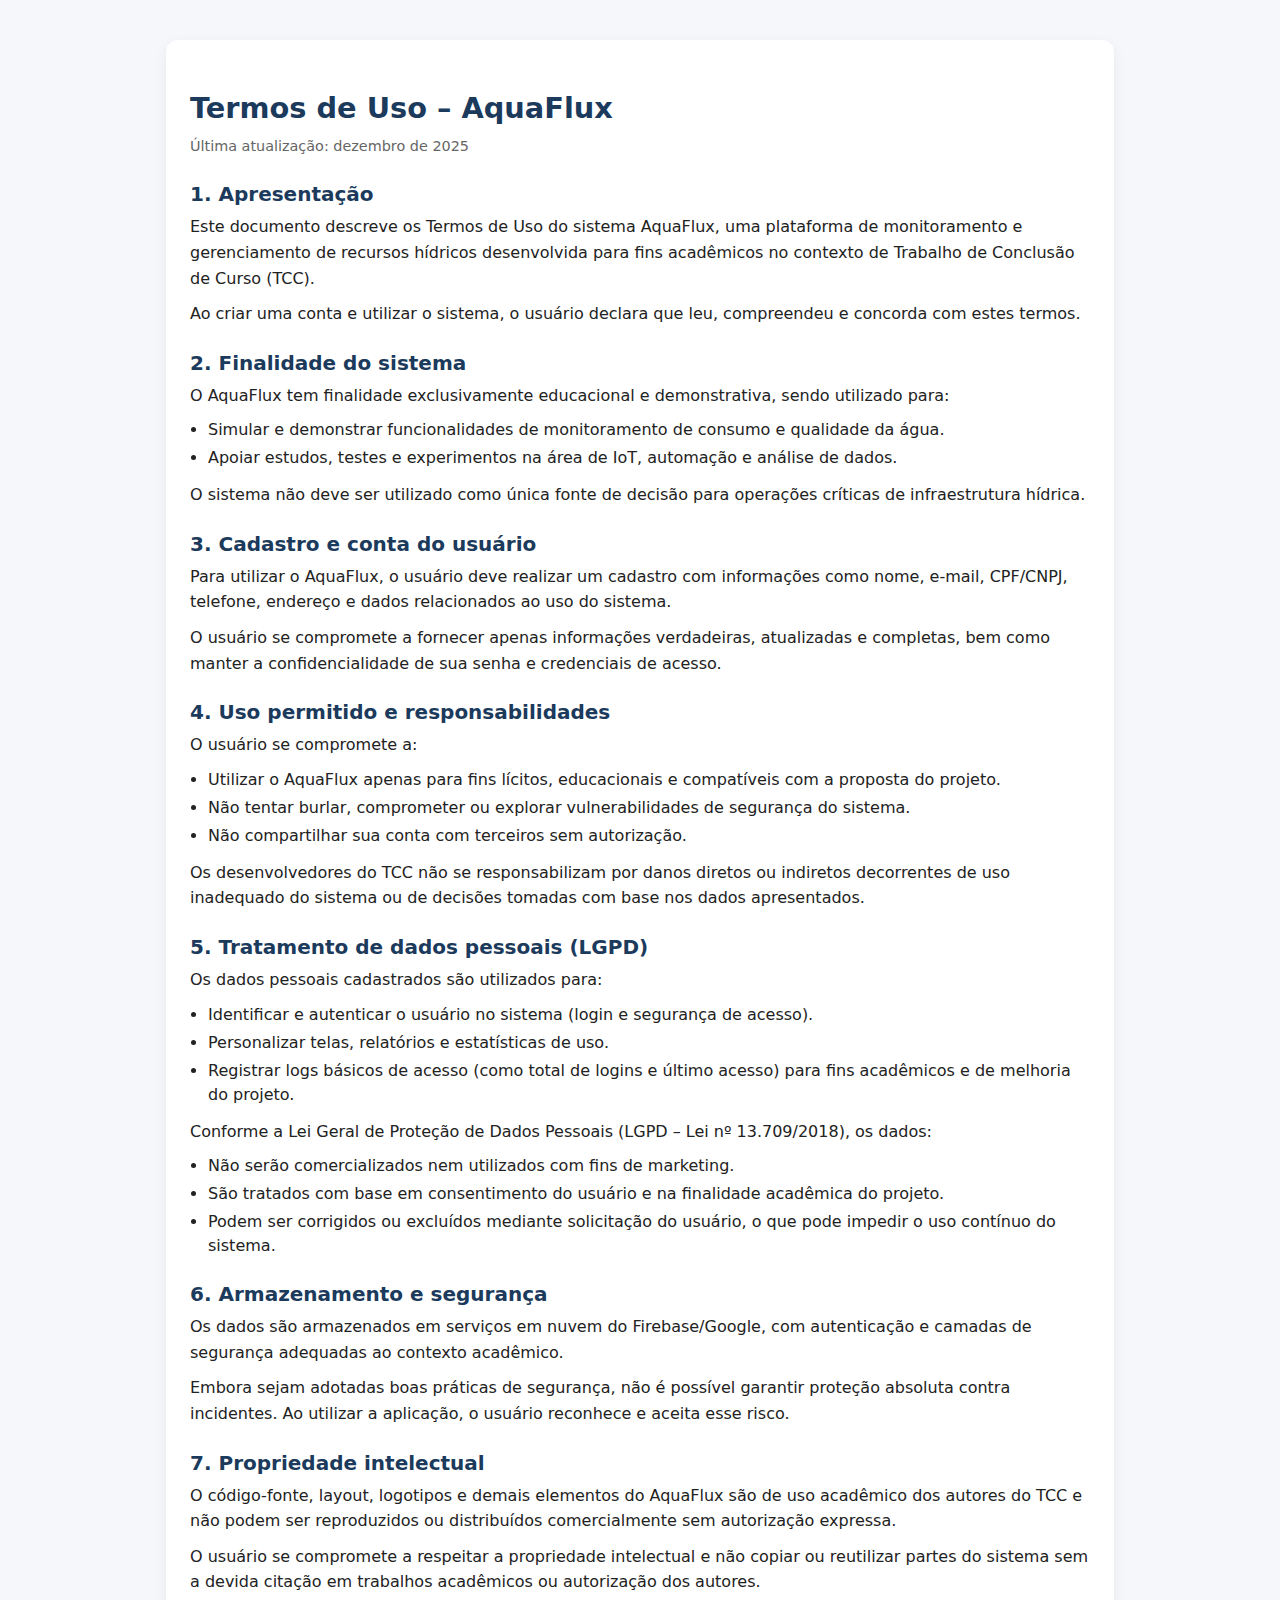
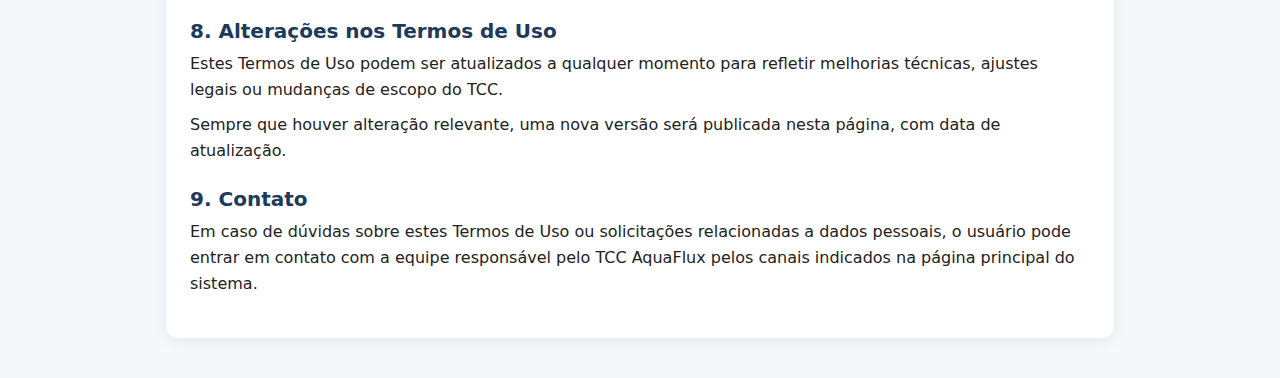
<file: Novo/termos.html>
<!DOCTYPE html>
<html lang="pt-BR">
<head>
  <meta charset="UTF-8">
  <title>Termos de Uso - AquaFlux</title>
  <meta name="viewport" content="width=device-width, initial-scale=1">
  <style>
    body {
      font-family: system-ui, -apple-system, BlinkMacSystemFont, "Segoe UI", sans-serif;
      background: #f5f7fb;
      color: #222;
      margin: 0;
      padding: 0;
    }
    .terms-wrapper {
      max-width: 900px;
      margin: 40px auto;
      background: #fff;
      padding: 32px 24px;
      border-radius: 12px;
      box-shadow: 0 4px 14px rgba(0,0,0,0.06);
    }
    h1 {
      font-size: 1.8rem;
      margin-bottom: 10px;
      color: #1b3a5c;
    }
    h2 {
      font-size: 1.25rem;
      margin-top: 24px;
      margin-bottom: 8px;
      color: #1b3a5c;
    }
    p {
      line-height: 1.6;
      margin: 4px 0 10px;
    }
    ul {
      margin: 6px 0 12px 18px;
      padding: 0;
    }
    li {
      margin-bottom: 4px;
      line-height: 1.5;
    }
    .updated-at {
      font-size: 0.9rem;
      color: #666;
      margin-bottom: 18px;
    }
    a {
      color: #006edc;
    }
  </style>
</head>
<body>
  <main class="terms-wrapper">
    <h1>Termos de Uso – AquaFlux</h1>
    <p class="updated-at">Última atualização: dezembro de 2025</p>

    <h2>1. Apresentação</h2>
    <p>
      Este documento descreve os Termos de Uso do sistema AquaFlux, uma plataforma
      de monitoramento e gerenciamento de recursos hídricos desenvolvida para fins
      acadêmicos no contexto de Trabalho de Conclusão de Curso (TCC).
    </p>
    <p>
      Ao criar uma conta e utilizar o sistema, o usuário declara que leu, compreendeu
      e concorda com estes termos.
    </p>

    <h2>2. Finalidade do sistema</h2>
    <p>O AquaFlux tem finalidade exclusivamente educacional e demonstrativa, sendo utilizado para:</p>
    <ul>
      <li>Simular e demonstrar funcionalidades de monitoramento de consumo e qualidade da água.</li>
      <li>Apoiar estudos, testes e experimentos na área de IoT, automação e análise de dados.</li>
    </ul>
    <p>
      O sistema não deve ser utilizado como única fonte de decisão para operações
      críticas de infraestrutura hídrica.
    </p>

    <h2>3. Cadastro e conta do usuário</h2>
    <p>
      Para utilizar o AquaFlux, o usuário deve realizar um cadastro com informações
      como nome, e-mail, CPF/CNPJ, telefone, endereço e dados relacionados ao uso do sistema.
    </p>
    <p>
      O usuário se compromete a fornecer apenas informações verdadeiras, atualizadas
      e completas, bem como manter a confidencialidade de sua senha e credenciais de acesso.
    </p>

    <h2>4. Uso permitido e responsabilidades</h2>
    <p>O usuário se compromete a:</p>
    <ul>
      <li>Utilizar o AquaFlux apenas para fins lícitos, educacionais e compatíveis com a proposta do projeto.</li>
      <li>Não tentar burlar, comprometer ou explorar vulnerabilidades de segurança do sistema.</li>
      <li>Não compartilhar sua conta com terceiros sem autorização.</li>
    </ul>
    <p>
      Os desenvolvedores do TCC não se responsabilizam por danos diretos ou indiretos
      decorrentes de uso inadequado do sistema ou de decisões tomadas com base nos
      dados apresentados.
    </p>

    <h2>5. Tratamento de dados pessoais (LGPD)</h2>
    <p>Os dados pessoais cadastrados são utilizados para:</p>
    <ul>
      <li>Identificar e autenticar o usuário no sistema (login e segurança de acesso).</li>
      <li>Personalizar telas, relatórios e estatísticas de uso.</li>
      <li>Registrar logs básicos de acesso (como total de logins e último acesso) para fins acadêmicos e de melhoria do projeto.</li>
    </ul>
    <p>
      Conforme a Lei Geral de Proteção de Dados Pessoais (LGPD – Lei nº 13.709/2018),
      os dados:
    </p>
    <ul>
      <li>Não serão comercializados nem utilizados com fins de marketing.</li>
      <li>São tratados com base em consentimento do usuário e na finalidade acadêmica do projeto.</li>
      <li>Podem ser corrigidos ou excluídos mediante solicitação do usuário, o que pode impedir o uso contínuo do sistema.</li>
    </ul>

    <h2>6. Armazenamento e segurança</h2>
    <p>
      Os dados são armazenados em serviços em nuvem do Firebase/Google, com autenticação
      e camadas de segurança adequadas ao contexto acadêmico.
    </p>
    <p>
      Embora sejam adotadas boas práticas de segurança, não é possível garantir proteção
      absoluta contra incidentes. Ao utilizar a aplicação, o usuário reconhece e aceita
      esse risco.
    </p>

    <h2>7. Propriedade intelectual</h2>
    <p>
      O código-fonte, layout, logotipos e demais elementos do AquaFlux são de uso
      acadêmico dos autores do TCC e não podem ser reproduzidos ou distribuídos
      comercialmente sem autorização expressa.
    </p>
    <p>
      O usuário se compromete a respeitar a propriedade intelectual e não copiar ou
      reutilizar partes do sistema sem a devida citação em trabalhos acadêmicos ou
      autorização dos autores.
    </p>

    <h2>8. Alterações nos Termos de Uso</h2>
    <p>
      Estes Termos de Uso podem ser atualizados a qualquer momento para refletir
      melhorias técnicas, ajustes legais ou mudanças de escopo do TCC.
    </p>
    <p>
      Sempre que houver alteração relevante, uma nova versão será publicada nesta
      página, com data de atualização.
    </p>

    <h2>9. Contato</h2>
    <p>
      Em caso de dúvidas sobre estes Termos de Uso ou solicitações relacionadas a
      dados pessoais, o usuário pode entrar em contato com a equipe responsável
      pelo TCC AquaFlux pelos canais indicados na página principal do sistema.
    </p>
  </main>
</body>
</html>
</file>
